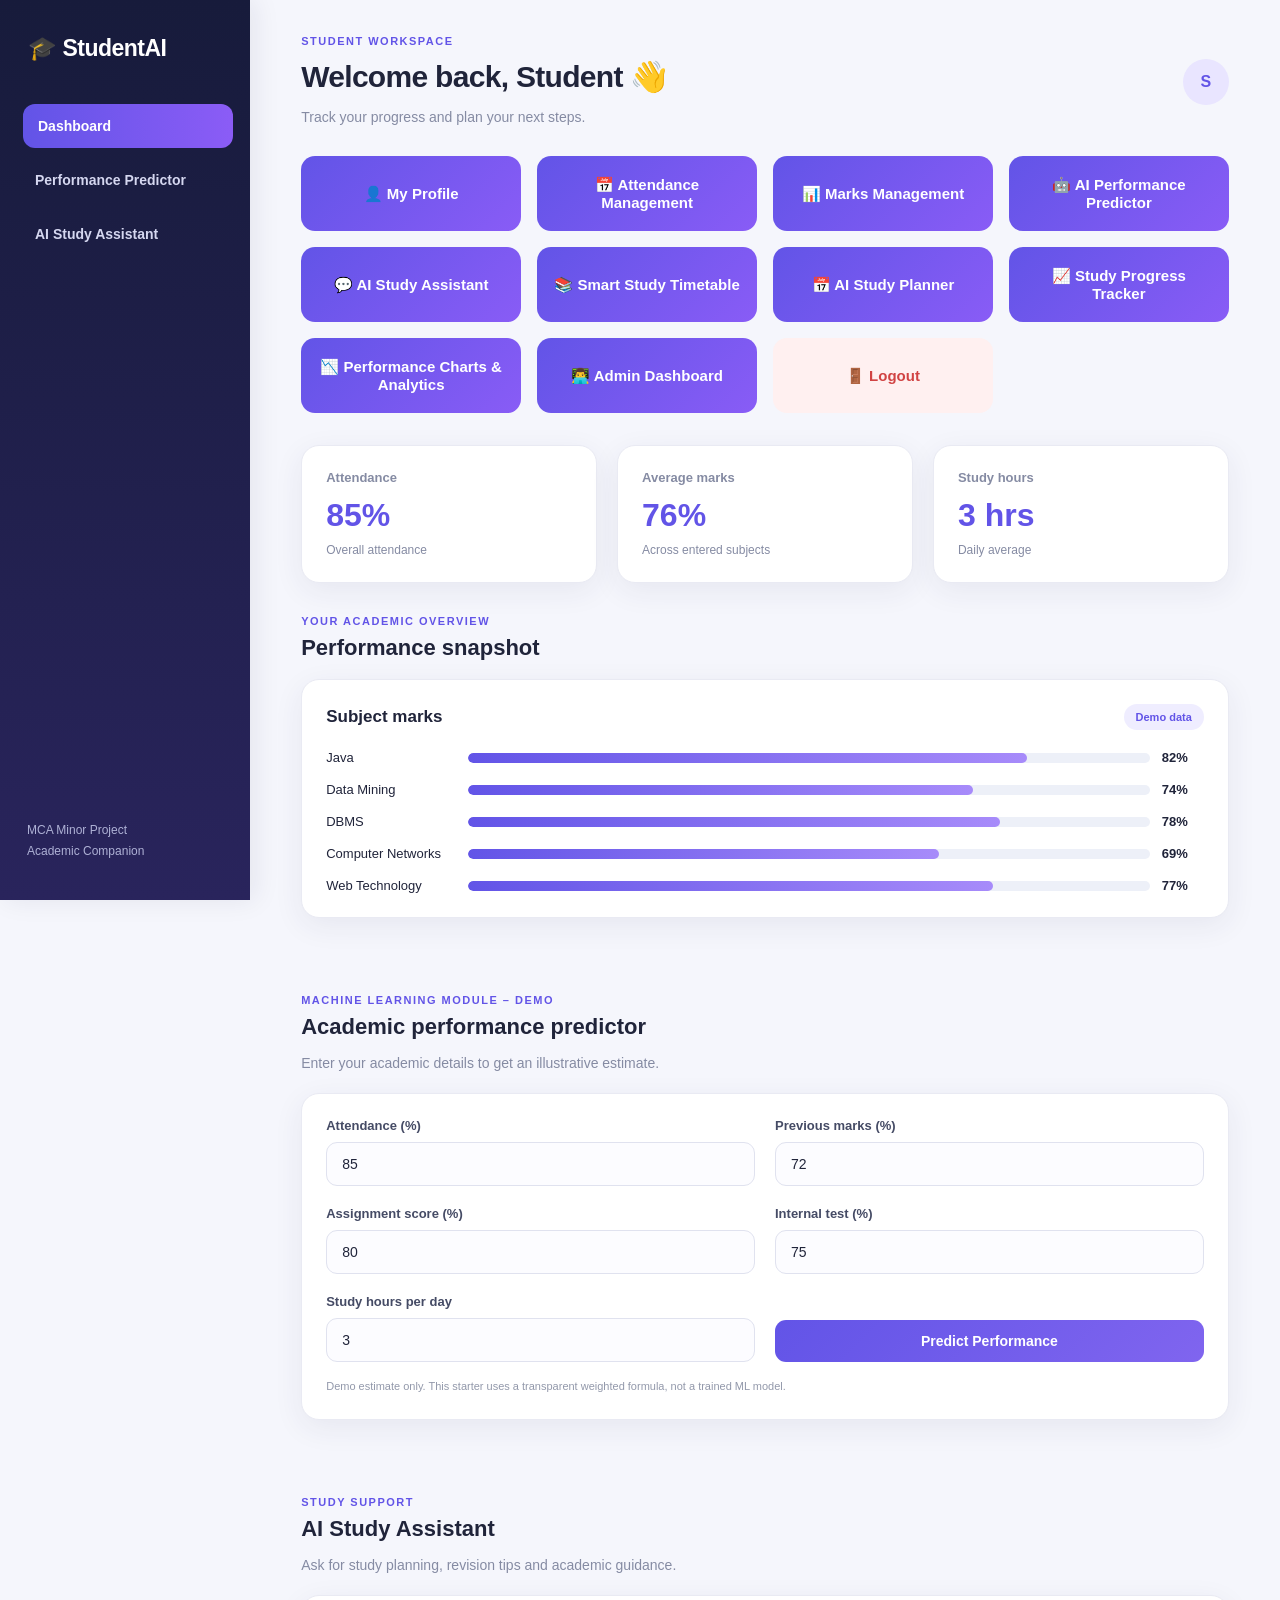
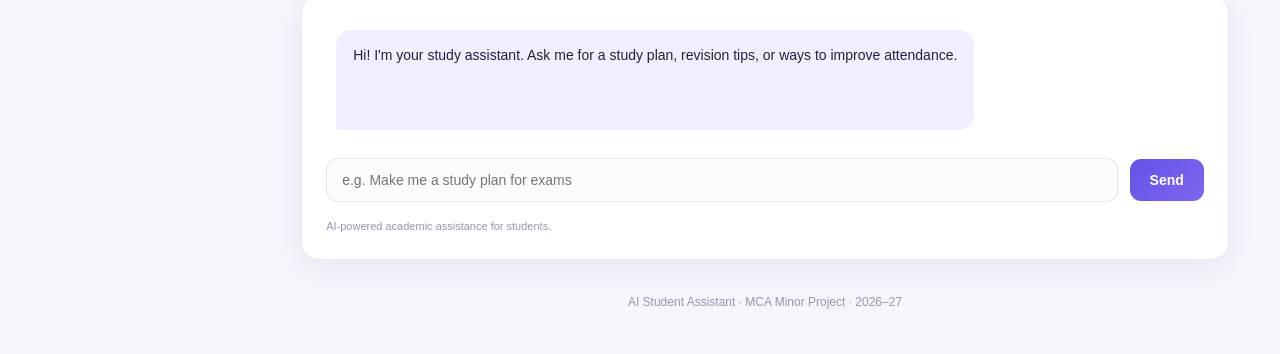
<file: Frontend/index.html>
<!DOCTYPE html>
<html lang="en">
<head>
    <meta charset="UTF-8">
    <meta name="viewport" content="width=device-width, initial-scale=1.0">
    <title>AI Student Assistant | Dashboard</title>
    <link rel="stylesheet" href="style.css">

    <style>
        /* Dashboard layout improvements */
        .dashboard-topbar {
            display: flex;
            justify-content: space-between;
            align-items: center;
            gap: 20px;
            flex-wrap: wrap;
            margin-bottom: 28px;
        }

        .dashboard-topbar h1 {
            max-width: 650px;
            overflow-wrap: anywhere;
            line-height: 1.3;
            margin: 10px 0;
        }

        .quick-actions {
            display: grid;
            grid-template-columns: repeat(4, minmax(0, 1fr));
            gap: 16px;
            margin: 25px 0 32px;
        }

        .quick-actions button {
            width: 100%;
            min-height: 75px;
            padding: 15px;
            border: none;
            border-radius: 14px;
            background: linear-gradient(135deg, #6254e7, #895cf6);
            color: white;
            font-size: 15px;
            font-weight: 600;
            cursor: pointer;
            transition: transform 0.2s, box-shadow 0.2s;
        }

        .quick-actions button:hover {
            transform: translateY(-3px);
            box-shadow: 0 8px 20px rgba(98, 84, 231, 0.25);
        }

        .quick-actions .logout-button {
            background: #fff0f0;
            color: #d14343;
        }

        .section-space {
            margin-top: 40px;
        }

        .dashboard-content {
            min-width: 0;
            width: 100%;
        }

        @media (max-width: 1100px) {
            .quick-actions {
                grid-template-columns: repeat(3, minmax(0, 1fr));
            }
        }

        @media (max-width: 700px) {
            .quick-actions {
                grid-template-columns: repeat(2, minmax(0, 1fr));
            }

            .dashboard-topbar {
                align-items: flex-start;
            }
        }

        @media (max-width: 420px) {
            .quick-actions {
                grid-template-columns: 1fr;
            }
        }
    </style>
</head>

<body>

    <!-- Sidebar -->
    <aside class="sidebar">
        <div class="brand">🎓 StudentAI</div>

        <nav>
            <a class="active" href="#dashboard">Dashboard</a>
            <a href="#predictor">Performance Predictor</a>
            <a href="#assistant">AI Study Assistant</a>
        </nav>

        <p class="side-note">
            MCA Minor Project<br>
            Academic Companion
        </p>
    </aside>

    <!-- Main Content -->
    <main class="main dashboard-content">

        <!-- Welcome Header -->
        <header class="dashboard-topbar topbar">
            <div>
                <p class="eyebrow">STUDENT WORKSPACE</p>
                <h1 id="welcomeHeading">Welcome back, Student 👋</h1>
                <p class="muted">
                    Track your progress and plan your next steps.
                </p>
            </div>

            <div class="avatar">S</div>
        </header>

        <!-- Quick Access Buttons -->
        <section class="quick-actions">

            <button onclick="window.location.href='profile.html'">
                👤 My Profile
            </button>

            <button onclick="window.location.href='attendance.html'">
                📅 Attendance Management
            </button>

            <button onclick="window.location.href='marks.html'">
                📊 Marks Management
            </button>

            <button onclick="window.location.href='predictor.html'">
                🤖 AI Performance Predictor
            </button>

            <button onclick="window.location.href='chatbot.html'">
                💬 AI Study Assistant
            </button>

            <button onclick="window.location.href='timetable.html'">
                📚 Smart Study Timetable
            </button>

            <button onclick="window.location.href='planner.html'">
                📅 AI Study Planner
            </button>

            <button onclick="window.location.href='progress.html'">
                📈 Study Progress Tracker
            </button>

            <button onclick="window.location.href='charts.html'">
                📉 Performance Charts & Analytics
            </button>

            <button onclick="window.location.href='admin.html'">
                👨‍💻 Admin Dashboard
            </button>

            <button id="logoutBtn" class="logout-button">
                🚪 Logout
            </button>

        </section>

        <!-- Dashboard -->
        <section id="dashboard">

            <p id="studentWelcome"></p>

            <div class="stats">

                <article class="stat-card">
                    <span>Attendance</span>
                    <strong id="attendanceStat">85%</strong>
                    <small>Overall attendance</small>
                </article>

                <article class="stat-card">
                    <span>Average marks</span>
                    <strong id="averageStat">76%</strong>
                    <small>Across entered subjects</small>
                </article>

                <article class="stat-card">
                    <span>Study hours</span>
                    <strong id="hoursStat">3 hrs</strong>
                    <small>Daily average</small>
                </article>

            </div>

            <div class="section-heading">
                <div>
                    <p class="eyebrow">YOUR ACADEMIC OVERVIEW</p>
                    <h2>Performance snapshot</h2>
                </div>
            </div>

            <div class="panel">

                <div class="panel-title">
                    <h3>Subject marks</h3>
                    <span class="tag">Demo data</span>
                </div>

                <div id="subjectBars" class="bars"></div>

            </div>

        </section>

        <!-- Performance Predictor -->
        <section id="predictor" class="section-space">

            <div class="section-heading">
                <div>
                    <p class="eyebrow">MACHINE LEARNING MODULE – DEMO</p>
                    <h2>Academic performance predictor</h2>
                    <p class="muted">
                        Enter your academic details to get an illustrative estimate.
                    </p>
                </div>
            </div>

            <div class="panel">

                <form id="predictionForm" class="form-grid">

                    <label>
                        Attendance (%)
                        <input id="attendance" type="number"
                               min="0" max="100" value="85" required>
                    </label>

                    <label>
                        Previous marks (%)
                        <input id="previous" type="number"
                               min="0" max="100" value="72" required>
                    </label>

                    <label>
                        Assignment score (%)
                        <input id="assignment" type="number"
                               min="0" max="100" value="80" required>
                    </label>

                    <label>
                        Internal test (%)
                        <input id="internal" type="number"
                               min="0" max="100" value="75" required>
                    </label>

                    <label>
                        Study hours per day
                        <input id="hours" type="number"
                               min="0" max="16" step="0.5" value="3" required>
                    </label>

                    <div class="form-action">
                        <button type="submit">Predict Performance</button>
                    </div>

                </form>

                <div id="predictionResult"
                     class="result hidden"
                     aria-live="polite"></div>

                <p class="disclaimer">
                    Demo estimate only. This starter uses a transparent
                    weighted formula, not a trained ML model.
                </p>

            </div>

        </section>

        <!-- AI Study Assistant -->
        <section id="assistant" class="section-space">

            <div class="section-heading">
                <div>
                    <p class="eyebrow">STUDY SUPPORT</p>
                    <h2>AI Study Assistant</h2>
                    <p class="muted">
                        Ask for study planning, revision tips and academic guidance.
                    </p>
                </div>
            </div>

            <div class="panel chat-panel">

                <div id="chatMessages" class="chat-messages">

                    <div class="message bot">
                        Hi! I'm your study assistant. Ask me for a study plan,
                        revision tips, or ways to improve attendance.
                    </div>

                </div>

                <form id="chatForm" class="chat-form">

                    <input
                        id="chatInput"
                        type="text"
                        placeholder="e.g. Make me a study plan for exams"
                        required
                    >

                    <button type="submit">Send</button>

                </form>

                <p class="disclaimer">
                    AI-powered academic assistance for students.
                </p>

            </div>

        </section>

        <footer>
            AI Student Assistant · MCA Minor Project · 2026–27
        </footer>

    </main>

    <script src="script.js"></script>

</body>
</html>
</file>
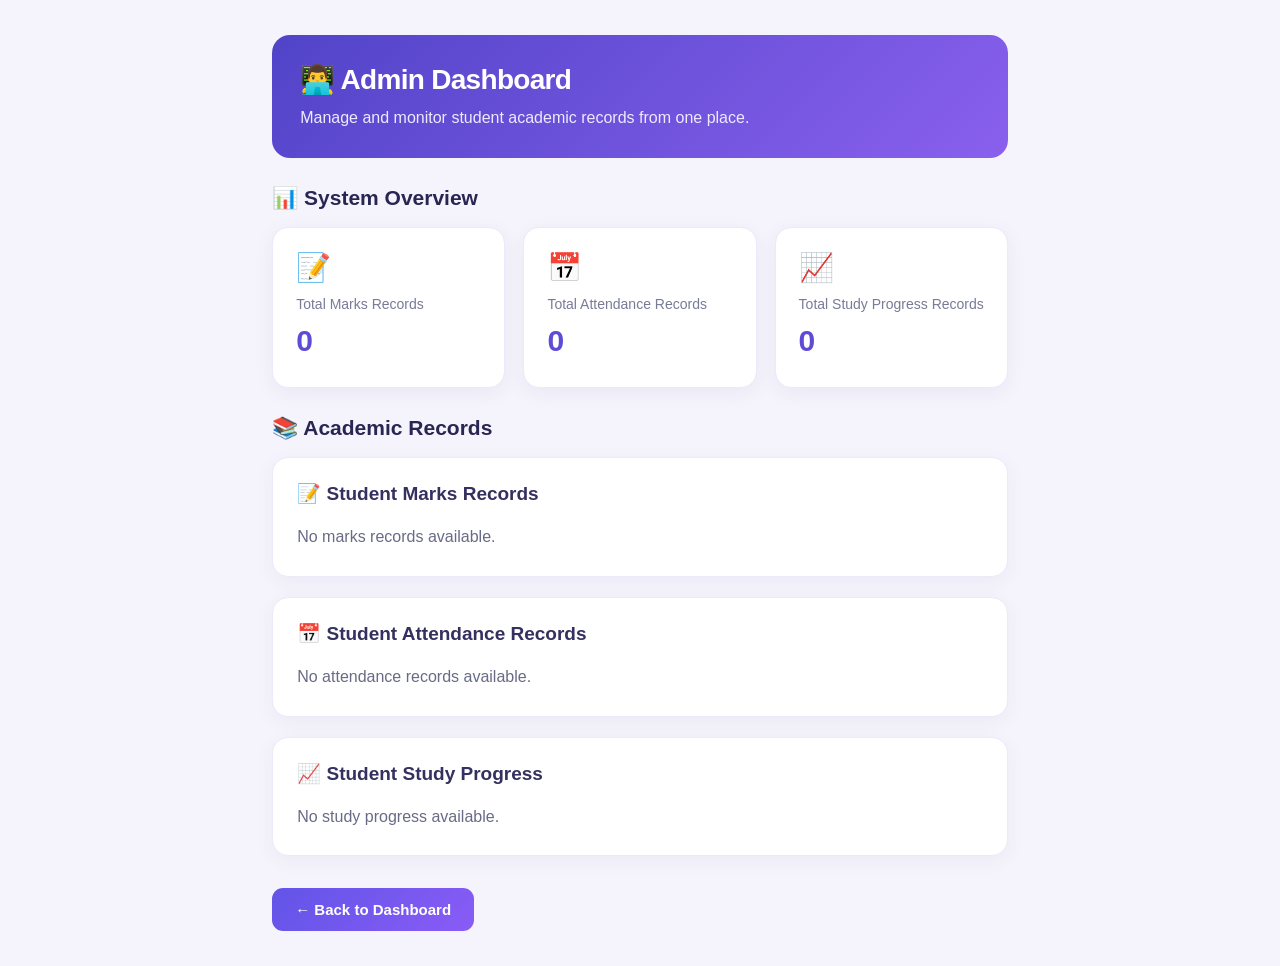
<file: Frontend/admin.html>
<!DOCTYPE html>
<html lang="en">
<head>
    <meta charset="UTF-8">
    <meta name="viewport" content="width=device-width, initial-scale=1.0">
    <title>StudentAI | Admin Dashboard</title>
    <link rel="stylesheet" href="style.css">

    <style>
        * {
            box-sizing: border-box;
        }

        body {
            margin: 0;
            min-height: 100vh;
            padding: 35px 18px;
            background: #f5f4fc;
            color: #25264f;
            font-family: Arial, sans-serif;
        }

        .admin-container {
            max-width: 1100px;
            margin: auto;
        }

        .admin-header {
            padding: 28px;
            border-radius: 18px;
            color: white;
            background: linear-gradient(135deg, #5144c8, #8960ed);
            margin-bottom: 25px;
        }

        .admin-header h1 {
            margin: 0 0 10px;
            font-size: 28px;
        }

        .admin-header p {
            margin: 0;
            color: #eeeaff;
            line-height: 1.5;
        }

        .section-title {
            margin: 28px 0 17px;
            color: #292653;
            font-size: 21px;
        }

        .stats-grid {
            display: grid;
            grid-template-columns: repeat(3, 1fr);
            gap: 18px;
        }

        .stat-card {
            background: white;
            padding: 23px;
            border-radius: 16px;
            box-shadow: 0 5px 20px rgba(50, 40, 100, .06);
            border: 1px solid #ece9f8;
        }

        .stat-card .stat-icon {
            font-size: 28px;
            margin-bottom: 12px;
        }

        .stat-card p {
            color: #777b96;
            margin: 0 0 10px;
            font-size: 14px;
        }

        .stat-card strong {
            font-size: 30px;
            color: #5e4bd6;
        }

        .records-card {
            background: white;
            padding: 24px;
            border-radius: 16px;
            margin-bottom: 20px;
            border: 1px solid #ece9f8;
            box-shadow: 0 5px 20px rgba(50, 40, 100, .05);
            overflow-x: auto;
        }

        .records-card h2 {
            margin: 0 0 18px;
            color: #34305f;
            font-size: 19px;
        }

        .records-card div {
            color: #686b85;
            line-height: 1.8;
            overflow-wrap: anywhere;
        }

        .back-btn {
            display: inline-block;
            margin-top: 12px;
            padding: 13px 23px;
            background: linear-gradient(135deg, #6254e7, #895cf6);
            color: white;
            border: none;
            border-radius: 11px;
            font-size: 15px;
            font-weight: 600;
            cursor: pointer;
        }

        .back-btn:hover {
            opacity: .9;
        }

        @media(max-width: 650px) {
            .stats-grid {
                grid-template-columns: 1fr;
            }

            .admin-header {
                padding: 22px;
            }

            .admin-header h1 {
                font-size: 23px;
            }

            .records-card {
                padding: 18px;
            }
        }
    </style>
</head>

<body>

    <main class="admin-container">

        <header class="admin-header">
            <h1>👨‍💻 Admin Dashboard</h1>
            <p>Manage and monitor student academic records from one place.</p>
        </header>

        <h2 class="section-title">📊 System Overview</h2>

        <section class="stats-grid">

            <div class="stat-card">
                <div class="stat-icon">📝</div>
                <p>Total Marks Records</p>
                <strong id="totalMarks">0</strong>
            </div>

            <div class="stat-card">
                <div class="stat-icon">📅</div>
                <p>Total Attendance Records</p>
                <strong id="totalAttendance">0</strong>
            </div>

            <div class="stat-card">
                <div class="stat-icon">📈</div>
                <p>Total Study Progress Records</p>
                <strong id="totalProgress">0</strong>
            </div>

        </section>

        <h2 class="section-title">📚 Academic Records</h2>

        <section class="records-card">
            <h2>📝 Student Marks Records</h2>
            <div id="marksList">
                No marks records available.
            </div>
        </section>

        <section class="records-card">
            <h2>📅 Student Attendance Records</h2>
            <div id="attendanceList">
                No attendance records available.
            </div>
        </section>

        <section class="records-card">
            <h2>📈 Student Study Progress</h2>
            <div id="progressList">
                No study progress available.
            </div>
        </section>

        <button class="back-btn"
                onclick="window.location.href='index.html'">
            ← Back to Dashboard
        </button>

    </main>

    <script src="admin.js"></script>

</body>
</html>
</file>
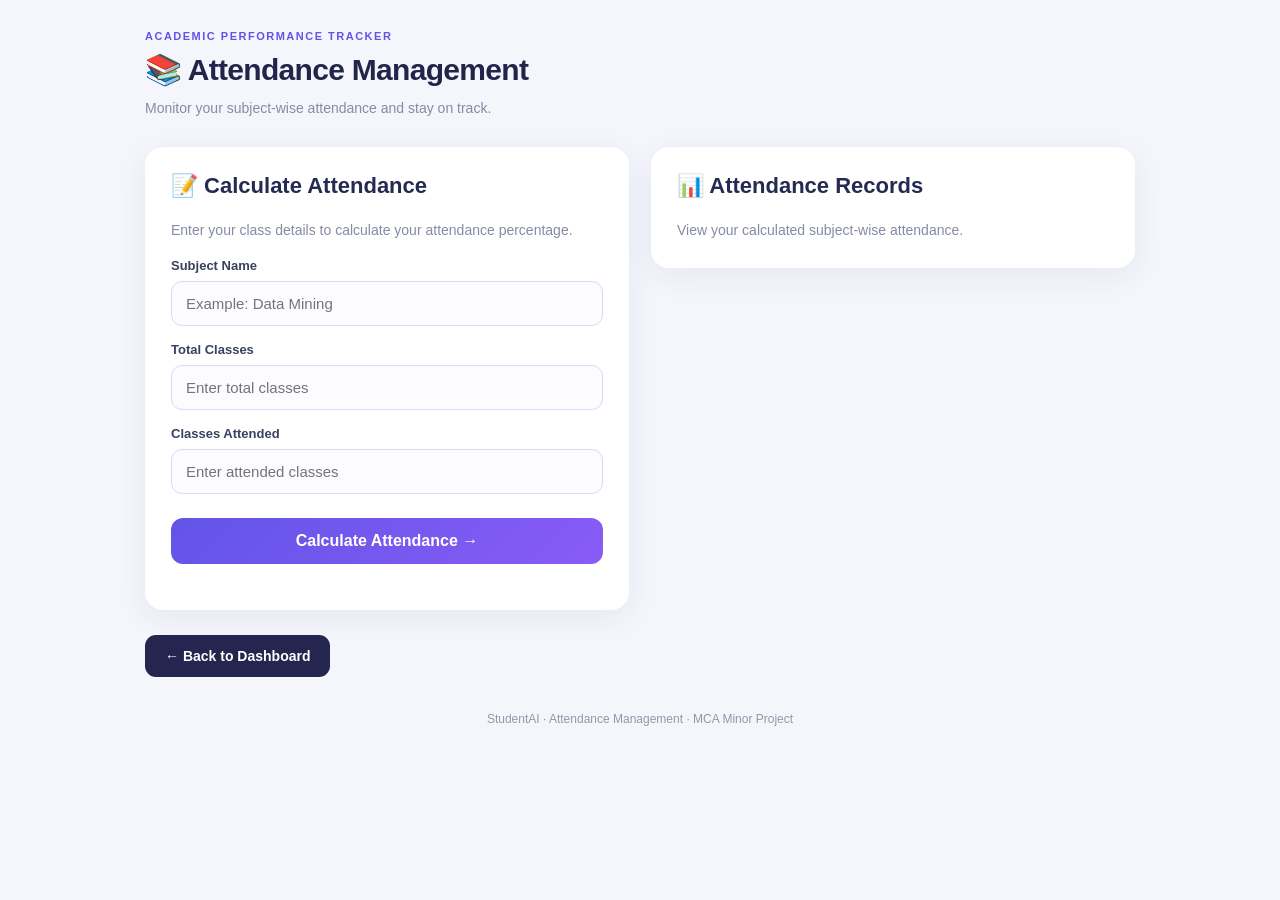
<file: Frontend/attendance.html>
<!DOCTYPE html>
<html lang="en">
<head>
    <meta charset="UTF-8">
    <meta name="viewport" content="width=device-width, initial-scale=1.0">
    <title>Attendance Management | StudentAI</title>
    <link rel="stylesheet" href="style.css">

    <style>
        .attendance-page {
            max-width: 1050px;
            margin: 30px auto;
            padding: 0 20px;
        }

        .attendance-header {
            margin-bottom: 28px;
        }

        .attendance-header h1 {
            color: #20264a;
            margin: 10px 0;
        }

        .attendance-layout {
            display: grid;
            grid-template-columns: 1fr 1fr;
            gap: 22px;
            align-items: start;
        }

        .attendance-card {
            background: white;
            padding: 26px;
            border-radius: 18px;
            box-shadow: 0 8px 30px rgba(35, 40, 90, 0.07);
            min-width: 0;
        }

        .attendance-card h2 {
            color: #252b50;
            margin-top: 0;
            margin-bottom: 20px;
        }

        #attendanceForm label {
            display: block;
            font-weight: 600;
            margin: 16px 0 8px;
            color: #39415f;
        }

        #attendanceForm input {
            width: 100%;
            box-sizing: border-box;
            padding: 13px 14px;
            border: 1px solid #ddd9f5;
            border-radius: 11px;
            outline: none;
            font-size: 15px;
            background: #fcfbff;
        }

        #attendanceForm input:focus {
            border-color: #7056ed;
            box-shadow: 0 0 0 3px rgba(112, 86, 237, 0.12);
        }

        #attendanceForm button {
            width: 100%;
            margin-top: 24px;
            padding: 14px;
            border: none;
            border-radius: 12px;
            background: linear-gradient(135deg, #6254e7, #895cf6);
            color: white;
            font-size: 16px;
            font-weight: 600;
            cursor: pointer;
        }

        #attendanceResult {
            margin-top: 20px;
            overflow-wrap: anywhere;
        }

        #attendanceRecords {
            display: flex;
            flex-direction: column;
            gap: 12px;
            overflow-wrap: anywhere;
        }

        #attendanceRecords:empty {
            display: block;
        }

        .back-button {
            margin-top: 25px;
            background: #25264f;
        }

        @media (max-width: 750px) {
            .attendance-layout {
                grid-template-columns: 1fr;
            }
        }
    </style>
</head>

<body>

    <main class="main attendance-page">

        <!-- Page Header -->
        <header class="attendance-header">
            <p class="eyebrow">ACADEMIC PERFORMANCE TRACKER</p>

            <h1>📚 Attendance Management</h1>

            <p class="muted">
                Monitor your subject-wise attendance and stay on track.
            </p>
        </header>

        <section class="attendance-layout">

            <!-- Attendance Calculator -->
            <div class="attendance-card">

                <h2>📝 Calculate Attendance</h2>

                <p class="muted">
                    Enter your class details to calculate your attendance percentage.
                </p>

                <form id="attendanceForm">

                    <label for="subjectName">Subject Name</label>

                    <input
                        type="text"
                        id="subjectName"
                        placeholder="Example: Data Mining"
                        required
                    >

                    <label for="totalClasses">Total Classes</label>

                    <input
                        type="number"
                        id="totalClasses"
                        min="1"
                        placeholder="Enter total classes"
                        required
                    >

                    <label for="attendedClasses">Classes Attended</label>

                    <input
                        type="number"
                        id="attendedClasses"
                        min="0"
                        placeholder="Enter attended classes"
                        required
                    >

                    <button type="submit">
                        Calculate Attendance →
                    </button>

                </form>

                <div id="attendanceResult" aria-live="polite"></div>

            </div>

            <!-- Attendance Records -->
            <div class="attendance-card">

                <h2>📊 Attendance Records</h2>

                <p class="muted">
                    View your calculated subject-wise attendance.
                </p>

                <div id="attendanceRecords">
                    <p class="muted">
                        Your attendance records will appear here.
                    </p>
                </div>

            </div>

        </section>

        <button
            type="button"
            class="back-button"
            onclick="window.location.href='index.html'"
        >
            ← Back to Dashboard
        </button>

        <footer>
            StudentAI · Attendance Management · MCA Minor Project
        </footer>

    </main>

    <script src="attendance.js"></script>

</body>
</html>
</file>
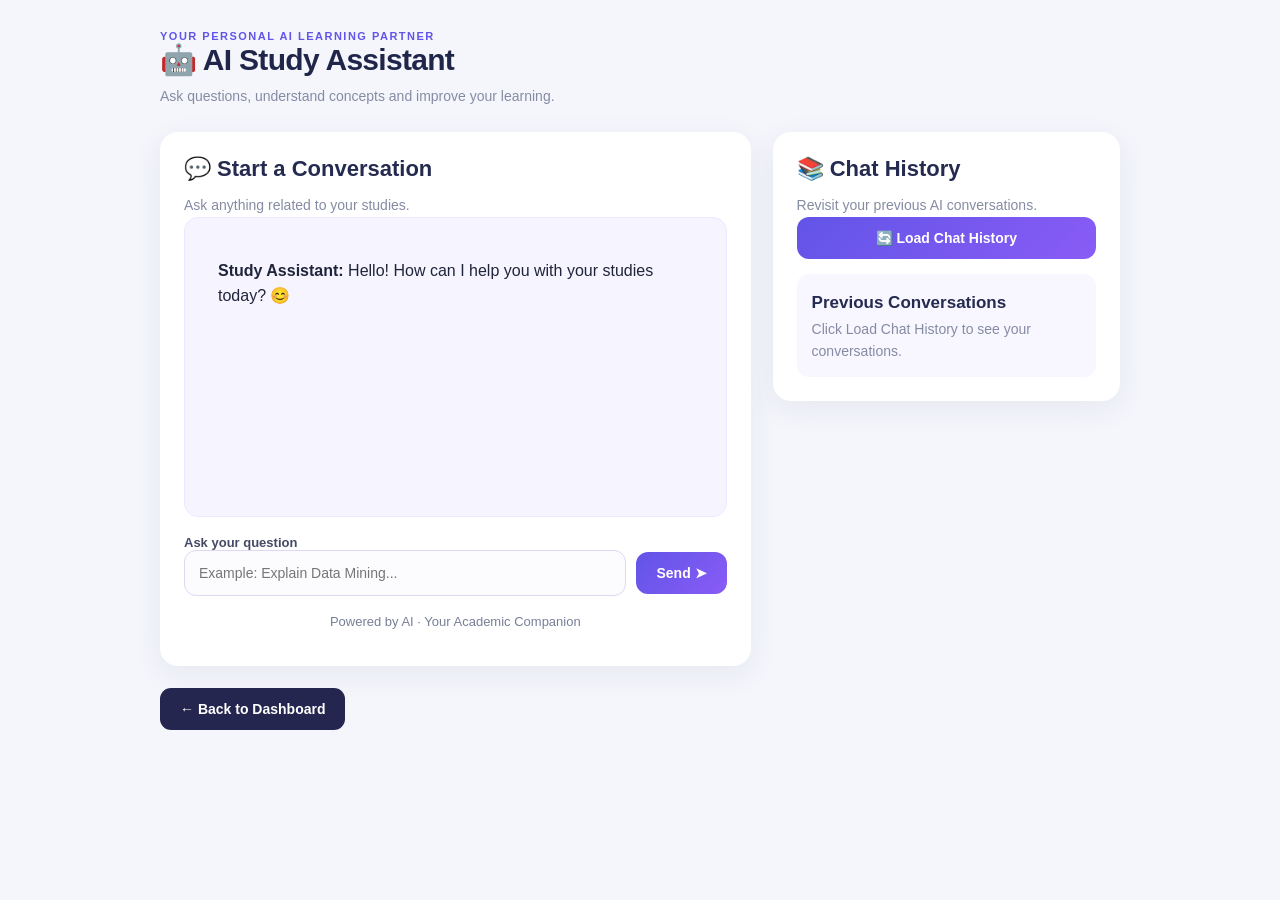
<file: Frontend/chatbot.html>
<!DOCTYPE html>
<html lang="en">
<head>
    <meta charset="UTF-8">
    <meta name="viewport" content="width=device-width, initial-scale=1.0">
    <title>AI Study Assistant</title>
    <link rel="stylesheet" href="style.css">

    <style>
        .chat-page {
            max-width: 1000px;
            margin: 30px auto;
            padding: 0 20px;
        }

        .chat-header {
            display: flex;
            justify-content: space-between;
            align-items: center;
            flex-wrap: wrap;
            gap: 15px;
            margin-bottom: 25px;
        }

        .chat-header h1 {
            margin: 0 0 8px;
            color: #20264a;
        }

        .chat-header p {
            margin: 0;
        }

        .chat-layout {
            display: grid;
            grid-template-columns: 1.7fr 1fr;
            gap: 22px;
            align-items: start;
        }

        .chat-card, .history-card {
            background: white;
            padding: 24px;
            border-radius: 18px;
            box-shadow: 0 8px 30px rgba(35, 40, 90, 0.07);
            min-width: 0;
        }

        .chat-card h2, .history-card h2 {
            margin-top: 0;
            color: #252b50;
        }

        #chatMessages {
            min-height: 300px;
            max-height: 450px;
            overflow-y: auto;
            padding: 18px;
            background: #f6f5ff;
            border: 1px solid #ebe8ff;
            border-radius: 14px;
            margin-bottom: 18px;
            overflow-wrap: anywhere;
        }

        #chatMessages p {
            padding: 12px 15px;
            margin: 10px 0;
            border-radius: 12px;
            line-height: 1.6;
        }

        #chatMessages .message {
            padding: 12px 15px;
            margin: 10px 0;
            border-radius: 12px;
            line-height: 1.6;
        }

        .chat-input-area {
            display: flex;
            gap: 10px;
            align-items: center;
        }

        .chat-input-area input {
            flex: 1;
            min-width: 0;
            padding: 14px;
            border: 1px solid #ddd9f5;
            border-radius: 12px;
            outline: none;
        }

        .chat-input-area input:focus {
            border-color: #7056ed;
            box-shadow: 0 0 0 3px rgba(112, 86, 237, 0.12);
        }

        .chat-input-area button, .history-button {
            border: none;
            border-radius: 12px;
            padding: 13px 20px;
            background: linear-gradient(135deg, #6254e7, #895cf6);
            color: white;
            font-weight: 600;
            cursor: pointer;
        }

        .history-button {
            width: 100%;
            margin-bottom: 15px;
        }

        #chatHistory {
            max-height: 480px;
            overflow-y: auto;
            background: #f8f7ff;
            border-radius: 12px;
            padding: 15px;
            overflow-wrap: anywhere;
        }

        #chatHistory h3 {
            margin-top: 0;
            color: #252b50;
        }

        #chatHistory p, #chatHistory div {
            line-height: 1.6;
        }

        .chat-footer {
            margin-top: 18px;
            color: #777f96;
            font-size: 13px;
            text-align: center;
        }

        .back-button {
            margin-top: 22px;
            background: #25264f;
        }

        @media (max-width: 750px) {
            .chat-layout {
                grid-template-columns: 1fr;
            }

            #chatMessages {
                min-height: 250px;
            }
        }

        @media (max-width: 450px) {
            .chat-input-area {
                flex-direction: column;
            }

            .chat-input-area input,
            .chat-input-area button {
                width: 100%;
                box-sizing: border-box;
            }
        }
    </style>
</head>

<body>

    <main class="main chat-page">

        <!-- Header -->
        <header class="chat-header">
            <div>
                <p class="eyebrow">YOUR PERSONAL AI LEARNING PARTNER</p>
                <h1>🤖 AI Study Assistant</h1>
                <p class="muted">
                    Ask questions, understand concepts and improve your learning.
                </p>
            </div>
        </header>

        <!-- Chat and History -->
        <section class="chat-layout">

            <!-- Chat Window -->
            <div class="chat-card">

                <h2>💬 Start a Conversation</h2>

                <p class="muted">
                    Ask anything related to your studies.
                </p>

                <div id="chatMessages" class="chat-messages">
                    <p>
                        <strong>Study Assistant:</strong>
                        Hello! How can I help you with your studies today? 😊
                    </p>
                </div>

                <form id="chatForm">

                    <label for="userQuestion">Ask your question</label>

                    <div class="chat-input-area">

                        <input
                            type="text"
                            id="userQuestion"
                            placeholder="Example: Explain Data Mining..."
                            required
                        >

                        <button type="submit">Send ➤</button>

                    </div>

                </form>

                <p class="chat-footer">
                    Powered by AI · Your Academic Companion
                </p>

            </div>

            <!-- Previous Conversations -->
            <aside class="history-card">

                <h2>📚 Chat History</h2>

                <p class="muted">
                    Revisit your previous AI conversations.
                </p>

                <button
                    type="button"
                    id="loadHistoryBtn"
                    class="history-button"
                >
                    🔄 Load Chat History
                </button>

                <div id="chatHistory">
                    <h3>Previous Conversations</h3>
                    <p class="muted">
                        Click Load Chat History to see your conversations.
                    </p>
                </div>

            </aside>

        </section>

        <!-- Back Button -->
        <button
            type="button"
            class="back-button"
            onclick="window.location.href='index.html'"
        >
            ← Back to Dashboard
        </button>

    </main>

    <script src="chatbot.js"></script>

</body>
</html>
</file>
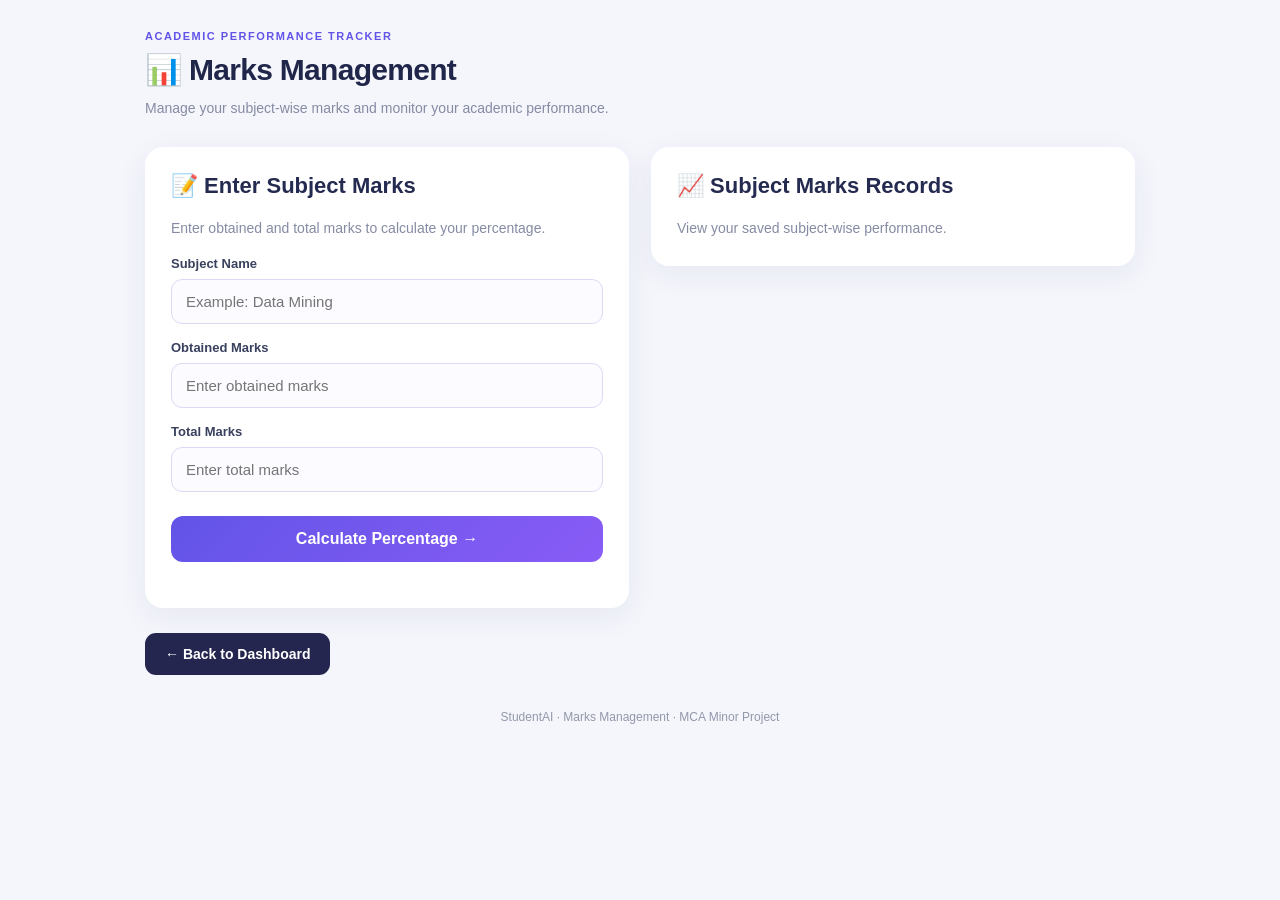
<file: Frontend/marks.html>
<!DOCTYPE html>
<html lang="en">
<head>
    <meta charset="UTF-8">
    <meta name="viewport" content="width=device-width, initial-scale=1.0">
    <title>Marks Management | StudentAI</title>
    <link rel="stylesheet" href="style.css">

    <style>
        .marks-page {
            max-width: 1050px;
            margin: 30px auto;
            padding: 0 20px;
        }

        .marks-header {
            margin-bottom: 28px;
        }

        .marks-header h1 {
            color: #20264a;
            margin: 10px 0;
        }

        .marks-layout {
            display: grid;
            grid-template-columns: 1fr 1fr;
            gap: 22px;
            align-items: start;
        }

        .marks-card {
            background: white;
            padding: 26px;
            border-radius: 18px;
            box-shadow: 0 8px 30px rgba(35, 40, 90, 0.07);
            min-width: 0;
        }

        .marks-card h2 {
            color: #252b50;
            margin-top: 0;
            margin-bottom: 18px;
        }

        #marksForm label {
            display: block;
            font-weight: 600;
            margin: 16px 0 8px;
            color: #39415f;
        }

        #marksForm input {
            width: 100%;
            box-sizing: border-box;
            padding: 13px 14px;
            border: 1px solid #ddd9f5;
            border-radius: 11px;
            outline: none;
            font-size: 15px;
            background: #fcfbff;
        }

        #marksForm input:focus {
            border-color: #7056ed;
            box-shadow: 0 0 0 3px rgba(112, 86, 237, 0.12);
        }

        #marksForm button {
            width: 100%;
            margin-top: 24px;
            padding: 14px;
            border: none;
            border-radius: 12px;
            background: linear-gradient(135deg, #6254e7, #895cf6);
            color: white;
            font-size: 16px;
            font-weight: 600;
            cursor: pointer;
        }

        #marksResult {
            margin-top: 20px;
            overflow-wrap: anywhere;
        }

        #marksRecords {
            display: flex;
            flex-direction: column;
            gap: 12px;
            overflow-wrap: anywhere;
        }

        .back-button {
            margin-top: 25px;
            background: #25264f;
        }

        @media (max-width: 750px) {
            .marks-layout {
                grid-template-columns: 1fr;
            }
        }
    </style>
</head>

<body>

    <main class="main marks-page">

        <!-- Page Header -->
        <header class="marks-header">
            <p class="eyebrow">ACADEMIC PERFORMANCE TRACKER</p>

            <h1>📊 Marks Management</h1>

            <p class="muted">
                Manage your subject-wise marks and monitor your academic performance.
            </p>
        </header>

        <section class="marks-layout">

            <!-- Marks Entry -->
            <div class="marks-card">

                <h2>📝 Enter Subject Marks</h2>

                <p class="muted">
                    Enter obtained and total marks to calculate your percentage.
                </p>

                <form id="marksForm">

                    <label for="subjectName">Subject Name</label>

                    <input
                        type="text"
                        id="subjectName"
                        placeholder="Example: Data Mining"
                        required
                    >

                    <label for="obtainedMarks">Obtained Marks</label>

                    <input
                        type="number"
                        id="obtainedMarks"
                        min="0"
                        placeholder="Enter obtained marks"
                        required
                    >

                    <label for="totalMarks">Total Marks</label>

                    <input
                        type="number"
                        id="totalMarks"
                        min="1"
                        placeholder="Enter total marks"
                        required
                    >

                    <button type="submit">
                        Calculate Percentage →
                    </button>

                </form>

                <div id="marksResult" aria-live="polite"></div>

            </div>

            <!-- Marks Records -->
            <div class="marks-card">

                <h2>📈 Subject Marks Records</h2>

                <p class="muted">
                    View your saved subject-wise performance.
                </p>

                <div id="marksRecords">
                    <p class="muted">
                        Your marks records will appear here.
                    </p>
                </div>

            </div>

        </section>

        <button
            type="button"
            class="back-button"
            onclick="window.location.href='index.html'"
        >
            ← Back to Dashboard
        </button>

        <footer>
            StudentAI · Marks Management · MCA Minor Project
        </footer>

    </main>

    <script src="marks.js"></script>

</body>
</html>
</file>
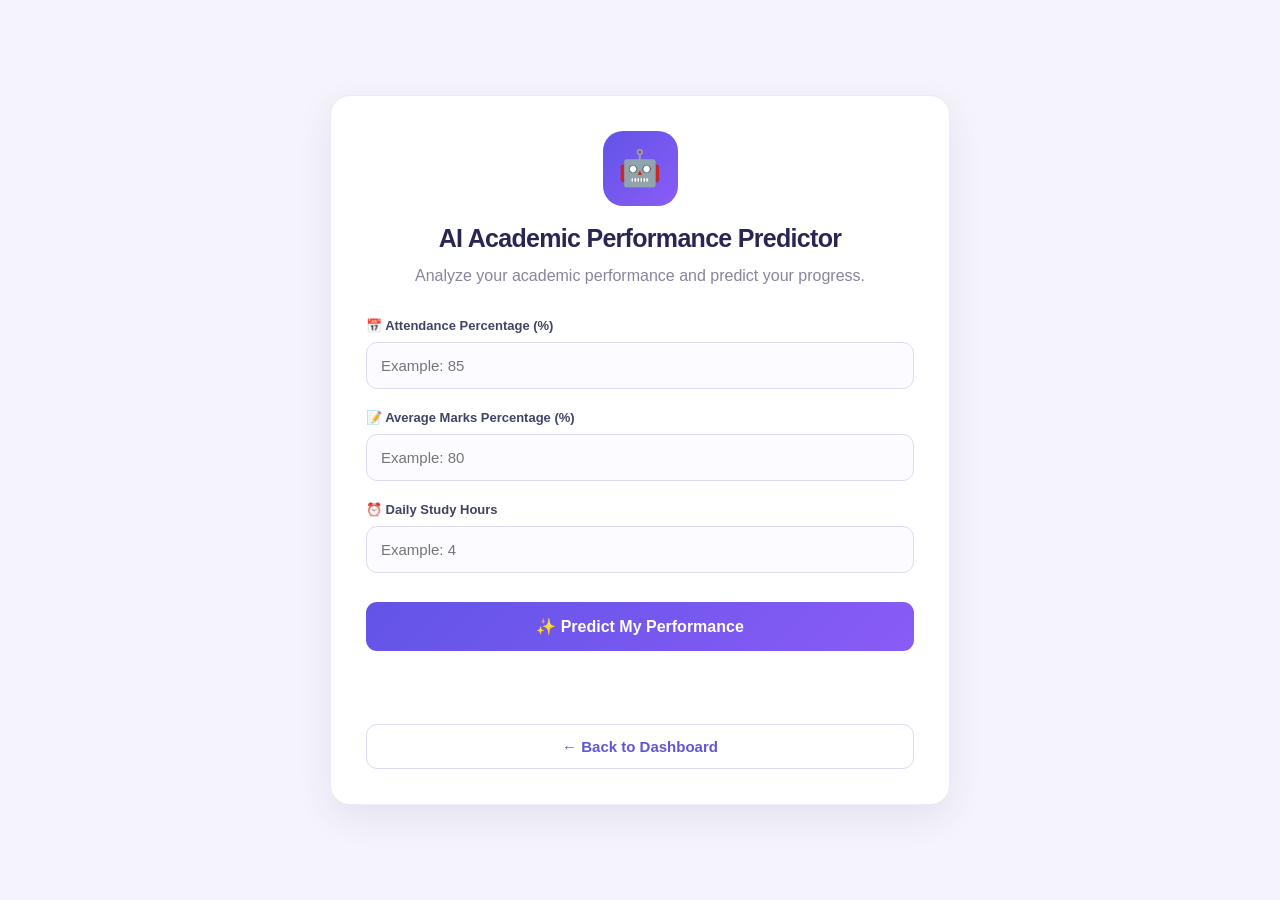
<file: Frontend/predictor.html>
<!DOCTYPE html>
<html lang="en">
<head>
    <meta charset="UTF-8">
    <meta name="viewport" content="width=device-width, initial-scale=1.0">
    <title>StudentAI | Performance Predictor</title>
    <link rel="stylesheet" href="style.css">

    <style>
        * {
            box-sizing: border-box;
        }

        body {
            margin: 0;
            min-height: 100vh;
            padding: 35px 15px;
            display: flex;
            justify-content: center;
            align-items: center;
            background: #f5f4fc;
            color: #292653;
            font-family: Arial, sans-serif;
        }

        .predictor-container {
            width: 100%;
            max-width: 620px;
            background: white;
            padding: 35px;
            border-radius: 20px;
            box-shadow: 0 12px 35px rgba(50, 40, 100, .09);
            border: 1px solid #ece9f8;
        }

        .predictor-header {
            text-align: center;
            margin-bottom: 30px;
        }

        .predictor-icon {
            width: 75px;
            height: 75px;
            display: flex;
            align-items: center;
            justify-content: center;
            margin: 0 auto 18px;
            border-radius: 20px;
            background: linear-gradient(135deg, #6254e7, #895cf6);
            font-size: 35px;
        }

        .predictor-header h1 {
            font-size: 25px;
            margin: 0 0 10px;
            color: #292653;
        }

        .predictor-header p {
            color: #85859c;
            line-height: 1.6;
            margin: 0;
        }

        .form-group {
            margin-bottom: 21px;
        }

        .form-group label {
            display: block;
            margin-bottom: 9px;
            color: #414365;
            font-weight: 600;
        }

        .form-group input {
            width: 100%;
            padding: 14px;
            border: 1px solid #dedaf3;
            border-radius: 11px;
            background: #fcfbff;
            font-size: 15px;
            outline: none;
        }

        .form-group input:focus {
            border-color: #7056ed;
            box-shadow: 0 0 0 3px rgba(112, 86, 237, .12);
        }

        .predict-btn {
            width: 100%;
            padding: 15px;
            margin-top: 8px;
            border: none;
            border-radius: 11px;
            background: linear-gradient(135deg, #6254e7, #895cf6);
            color: white;
            font-size: 16px;
            font-weight: 600;
            cursor: pointer;
        }

        .predict-btn:hover {
            opacity: .92;
        }

        #predictionResult {
            margin-top: 25px;
            padding: 15px;
            border-radius: 12px;
            line-height: 1.7;
            overflow-wrap: anywhere;
        }

        .back-btn {
            display: block;
            width: 100%;
            padding: 13px;
            margin-top: 18px;
            border: 1px solid #dedaf3;
            border-radius: 11px;
            background: white;
            color: #6254d9;
            font-size: 15px;
            font-weight: 600;
            cursor: pointer;
        }

        .back-btn:hover {
            background: #f5f2ff;
        }

        @media(max-width: 500px) {
            .predictor-container {
                padding: 25px 20px;
            }

            .predictor-header h1 {
                font-size: 21px;
            }
        }
    </style>
</head>

<body>

    <main class="predictor-container">

        <header class="predictor-header">
            <div class="predictor-icon">🤖</div>
            <h1>AI Academic Performance Predictor</h1>
            <p>Analyze your academic performance and predict your progress.</p>
        </header>

        <form id="predictorForm">

            <div class="form-group">
                <label for="attendance">📅 Attendance Percentage (%)</label>
                <input
                    type="number"
                    id="attendance"
                    min="0"
                    max="100"
                    step="0.1"
                    placeholder="Example: 85"
                    required
                >
            </div>

            <div class="form-group">
                <label for="marks">📝 Average Marks Percentage (%)</label>
                <input
                    type="number"
                    id="marks"
                    min="0"
                    max="100"
                    step="0.1"
                    placeholder="Example: 80"
                    required
                >
            </div>

            <div class="form-group">
                <label for="studyHours">⏰ Daily Study Hours</label>
                <input
                    type="number"
                    id="studyHours"
                    min="0"
                    max="24"
                    step="0.5"
                    placeholder="Example: 4"
                    required
                >
            </div>

            <button type="submit" class="predict-btn">
                ✨ Predict My Performance
            </button>

        </form>

        <div id="predictionResult"></div>

        <button class="back-btn"
                onclick="window.location.href='index.html'">
            ← Back to Dashboard
        </button>

    </main>

    <script src="predictor.js"></script>

</body>
</html>
</file>
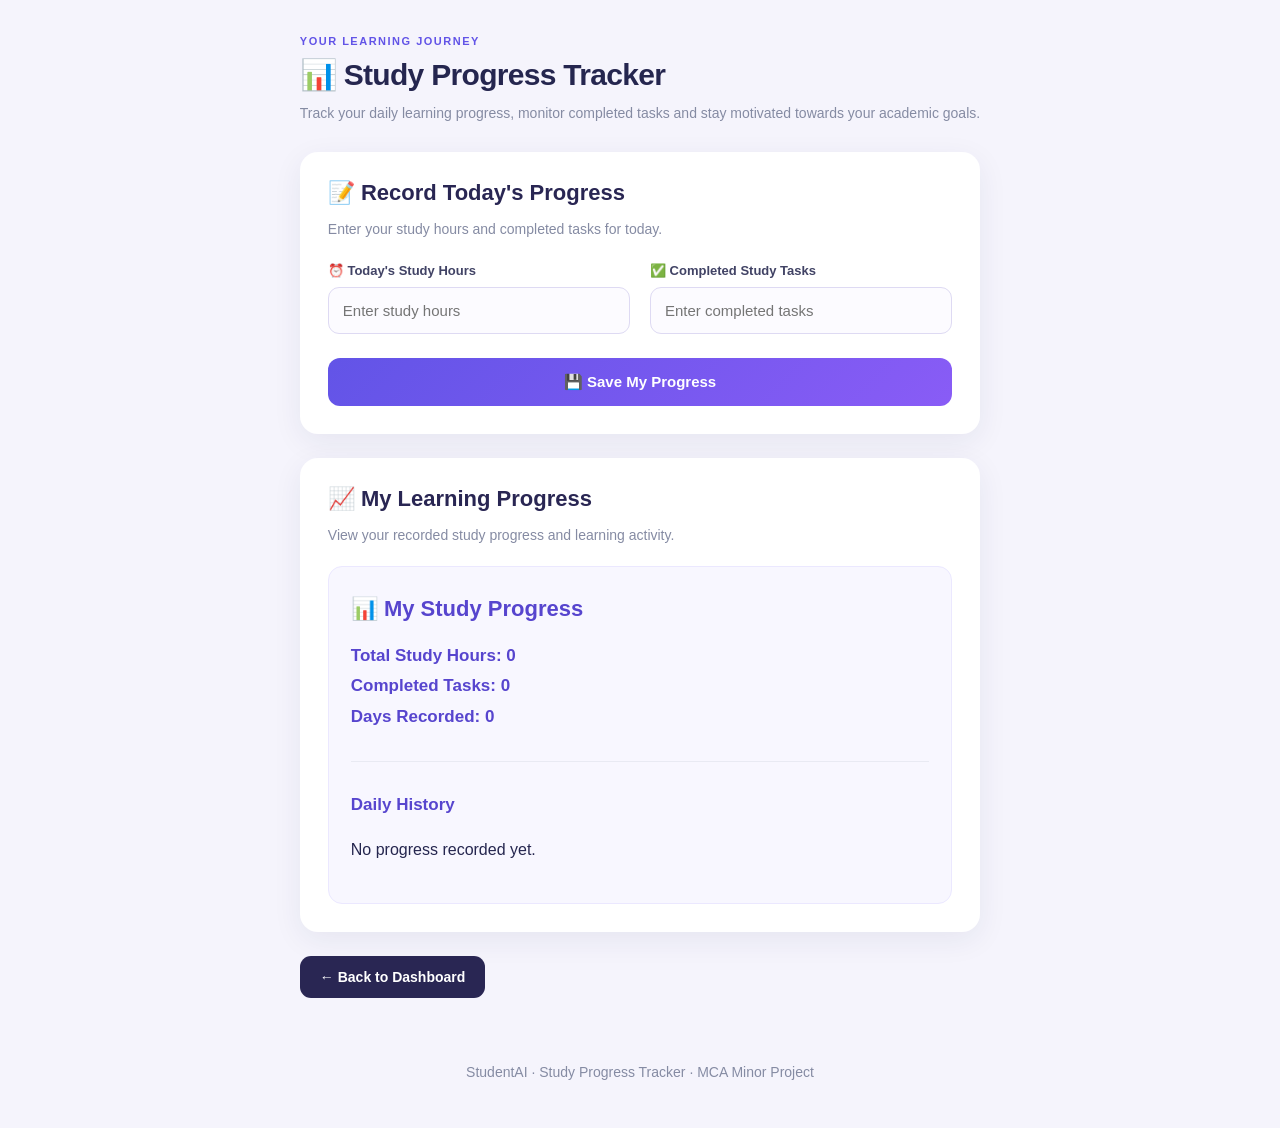
<file: Frontend/progress.html>
<!DOCTYPE html>
<html lang="en">
<head>
    <meta charset="UTF-8">
    <meta name="viewport" content="width=device-width, initial-scale=1.0">
    <title>Study Progress Tracker | StudentAI</title>
    <link rel="stylesheet" href="style.css">

    <style>
        * {
            box-sizing: border-box;
        }

        body {
            background: #f5f4fc;
            color: #25264f;
        }

        .progress-page {
            max-width: 1000px;
            margin: 35px auto;
            padding: 0 20px;
        }

        .progress-header {
            margin-bottom: 28px;
        }

        .progress-header h1 {
            color: #25264f;
            margin: 10px 0;
        }

        .progress-card {
            background: white;
            padding: 28px;
            border-radius: 18px;
            box-shadow: 0 8px 30px rgba(35, 40, 90, 0.07);
            margin-bottom: 24px;
            min-width: 0;
        }

        .progress-card h2 {
            color: #292653;
            margin-top: 0;
        }

        .progress-card label {
            display: block;
            font-weight: 600;
            color: #414365;
            margin-bottom: 9px;
        }

        .progress-card input {
            width: 100%;
            padding: 14px;
            border: 1px solid #dedaf3;
            border-radius: 11px;
            background: #fcfbff;
            font-size: 15px;
            outline: none;
        }

        .progress-card input:focus {
            border-color: #7056ed;
            box-shadow: 0 0 0 3px rgba(112, 86, 237, 0.12);
        }

        .progress-form-grid {
            display: grid;
            grid-template-columns: repeat(2, minmax(0, 1fr));
            gap: 20px;
            margin-top: 22px;
        }

        .progress-primary-btn {
            width: 100%;
            border: none;
            border-radius: 12px;
            padding: 15px 20px;
            background: linear-gradient(135deg, #6254e7, #895cf6);
            color: white;
            font-size: 15px;
            font-weight: 600;
            cursor: pointer;
            margin-top: 24px;
        }

        .progress-primary-btn:hover {
            opacity: 0.92;
        }

        #progressResult {
            margin-top: 20px;
            padding: 22px;
            border-radius: 14px;
            background: #f8f7ff;
            border: 1px solid #ebe8ff;
            line-height: 1.8;
            overflow-wrap: anywhere;
        }

        #progressResult h2,
        #progressResult h3 {
            color: #5745ce;
        }

        .progress-back {
            border: none;
            border-radius: 11px;
            padding: 13px 20px;
            background: #292653;
            color: white;
            font-weight: 600;
            cursor: pointer;
            margin-bottom: 28px;
        }

        @media(max-width: 650px) {
            .progress-form-grid {
                grid-template-columns: 1fr;
            }

            .progress-card {
                padding: 19px;
            }
        }
    </style>
</head>

<body>

    <main class="progress-page">

        <header class="progress-header">
            <p class="eyebrow">YOUR LEARNING JOURNEY</p>

            <h1>📊 Study Progress Tracker</h1>

            <p class="muted">
                Track your daily learning progress, monitor completed
                tasks and stay motivated towards your academic goals.
            </p>
        </header>

        <section class="progress-card">

            <h2>📝 Record Today's Progress</h2>

            <p class="muted">
                Enter your study hours and completed tasks for today.
            </p>

            <form id="progressForm">

                <div class="progress-form-grid">

                    <div>
                        <label for="hours">
                            ⏰ Today's Study Hours
                        </label>

                        <input
                            type="number"
                            id="hours"
                            min="0"
                            max="24"
                            step="0.5"
                            placeholder="Enter study hours"
                            required
                        >
                    </div>

                    <div>
                        <label for="tasks">
                            ✅ Completed Study Tasks
                        </label>

                        <input
                            type="number"
                            id="tasks"
                            min="0"
                            step="1"
                            placeholder="Enter completed tasks"
                            required
                        >
                    </div>

                </div>

                <button type="submit" class="progress-primary-btn">
                    💾 Save My Progress
                </button>

            </form>

        </section>

        <section class="progress-card">

            <h2>📈 My Learning Progress</h2>

            <p class="muted">
                View your recorded study progress and learning activity.
            </p>

            <div id="progressResult">
                <h2>My Progress</h2>
                <p>No progress recorded yet.</p>
            </div>

        </section>

        <button
            type="button"
            class="progress-back"
            onclick="window.location.href='index.html'"
        >
            ← Back to Dashboard
        </button>

        <footer class="muted">
            StudentAI · Study Progress Tracker · MCA Minor Project
        </footer>

    </main>

    <script src="progress.js"></script>

</body>
</html>
</file>
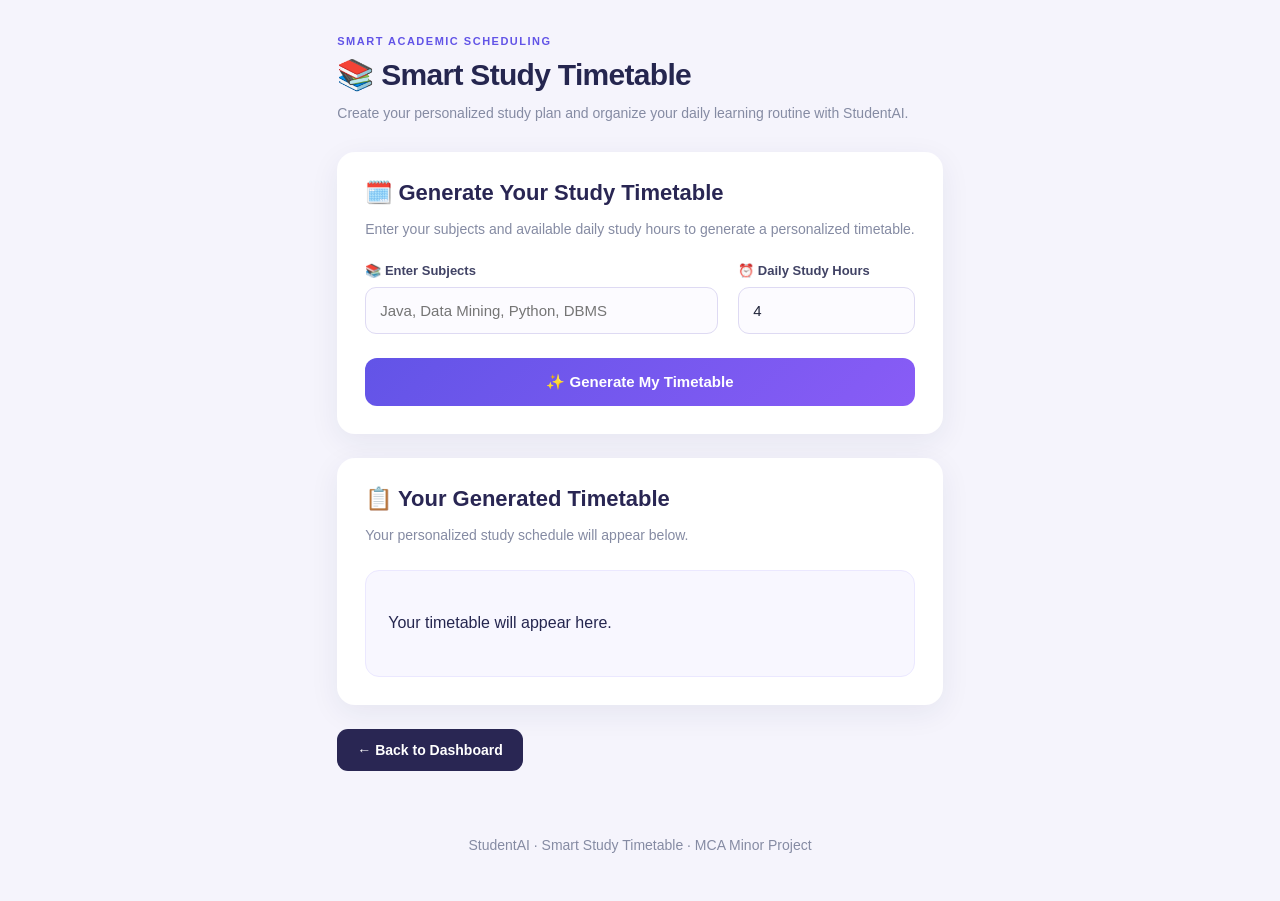
<file: Frontend/timetable.html>
<!DOCTYPE html>
<html lang="en">
<head>
    <meta charset="UTF-8">
    <meta name="viewport" content="width=device-width, initial-scale=1.0">
    <title>Smart Study Timetable | StudentAI</title>
    <link rel="stylesheet" href="style.css">

    <style>
        * {
            box-sizing: border-box;
        }

        body {
            background: #f5f4fc;
            color: #25264f;
        }

        .timetable-page {
            max-width: 1000px;
            margin: 35px auto;
            padding: 0 20px;
        }

        .timetable-header {
            margin-bottom: 28px;
        }

        .timetable-header h1 {
            color: #25264f;
            margin: 10px 0;
        }

        .timetable-card {
            background: white;
            padding: 28px;
            border-radius: 18px;
            box-shadow: 0 8px 30px rgba(35, 40, 90, 0.07);
            margin-bottom: 24px;
        }

        .timetable-card h2 {
            color: #292653;
            margin-top: 0;
        }

        .timetable-card label {
            display: block;
            font-weight: 600;
            color: #414365;
            margin-bottom: 9px;
        }

        .timetable-card input {
            width: 100%;
            padding: 14px;
            border: 1px solid #dedaf3;
            border-radius: 11px;
            background: #fcfbff;
            font-size: 15px;
            outline: none;
        }

        .timetable-card input:focus {
            border-color: #7056ed;
            box-shadow: 0 0 0 3px rgba(112, 86, 237, 0.12);
        }

        .timetable-form-grid {
            display: grid;
            grid-template-columns: 2fr 1fr;
            gap: 20px;
            margin-top: 22px;
        }

        .timetable-primary-btn {
            width: 100%;
            border: none;
            border-radius: 12px;
            padding: 15px 20px;
            background: linear-gradient(135deg, #6254e7, #895cf6);
            color: white;
            font-size: 15px;
            font-weight: 600;
            cursor: pointer;
            margin-top: 24px;
        }

        .timetable-primary-btn:hover {
            opacity: 0.92;
        }

        #timetableResult {
            margin-top: 24px;
            padding: 22px;
            border-radius: 14px;
            background: #f8f7ff;
            border: 1px solid #ebe8ff;
            line-height: 1.8;
            overflow-wrap: anywhere;
        }

        #timetableResult h2,
        #timetableResult h3 {
            color: #5745ce;
        }

        #timetableResult ul {
            padding-left: 24px;
        }

        #timetableResult li {
            margin-bottom: 10px;
        }

        .timetable-back {
            border: none;
            border-radius: 11px;
            padding: 13px 20px;
            background: #292653;
            color: white;
            font-weight: 600;
            cursor: pointer;
            margin-bottom: 28px;
        }

        @media(max-width: 650px) {
            .timetable-form-grid {
                grid-template-columns: 1fr;
            }

            .timetable-card {
                padding: 19px;
            }
        }
    </style>
</head>

<body>

    <main class="timetable-page">

        <header class="timetable-header">
            <p class="eyebrow">SMART ACADEMIC SCHEDULING</p>
            <h1>📚 Smart Study Timetable</h1>
            <p class="muted">
                Create your personalized study plan and organize
                your daily learning routine with StudentAI.
            </p>
        </header>

        <section class="timetable-card">

            <h2>🗓️ Generate Your Study Timetable</h2>

            <p class="muted">
                Enter your subjects and available daily study hours
                to generate a personalized timetable.
            </p>

            <form id="timetableForm">

                <div class="timetable-form-grid">

                    <div>
                        <label for="subjects">
                            📚 Enter Subjects
                        </label>

                        <input
                            type="text"
                            id="subjects"
                            placeholder="Java, Data Mining, Python, DBMS"
                            required
                        >
                    </div>

                    <div>
                        <label for="studyHours">
                            ⏰ Daily Study Hours
                        </label>

                        <input
                            type="number"
                            id="studyHours"
                            min="1"
                            max="12"
                            value="4"
                            required
                        >
                    </div>

                </div>

                <button type="submit" class="timetable-primary-btn">
                    ✨ Generate My Timetable
                </button>

            </form>

        </section>

        <section class="timetable-card">

            <h2>📋 Your Generated Timetable</h2>

            <p class="muted">
                Your personalized study schedule will appear below.
            </p>

            <div id="timetableResult">
                <p>Your timetable will appear here.</p>
            </div>

        </section>

        <button
            type="button"
            class="timetable-back"
            onclick="window.location.href='index.html'"
        >
            ← Back to Dashboard
        </button>

        <footer class="muted">
            StudentAI · Smart Study Timetable · MCA Minor Project
        </footer>

    </main>

    <script src="timetable.js"></script>

</body>
</html>
</file>
<file: Frontend/style.css>
/* =====================================
   AI STUDENT ASSISTANT - PREMIUM UI
===================================== */

* {
    box-sizing: border-box;
}

:root {
    --primary: #6254e7;
    --primary-dark: #4938c9;
    --secondary: #8b5cf6;
    --navy: #171b3b;
    --bg: #f5f6fc;
    --white: #ffffff;
    --text: #20243a;
    --muted: #858ba3;
    --line: #e9eaf3;
    --success: #16a779;
    --danger: #e64c65;
    --shadow: 0 8px 30px rgba(40, 40, 90, 0.07);
}

html {
    scroll-behavior: smooth;
}

body {
    margin: 0;
    font-family: 'Segoe UI', Arial, sans-serif;
    background: var(--bg);
    color: var(--text);
    display: flex;
    min-height: 100vh;
}

/* SIDEBAR */

.sidebar {
    width: 250px;
    min-height: 100vh;
    background: linear-gradient(180deg, #171b3b, #29245c);
    color: white;
    padding: 30px 20px;
    position: fixed;
    top: 0;
    left: 0;
    z-index: 10;
    box-shadow: 5px 0 25px rgba(20, 20, 60, 0.08);
}

.brand {
    font-size: 23px;
    font-weight: 800;
    margin: 5px 8px 42px;
    letter-spacing: -0.5px;
}

nav {
    display: grid;
    gap: 10px;
}

nav a {
    color: #d5d7f0;
    text-decoration: none;
    padding: 14px 15px;
    border-radius: 12px;
    font-size: 14px;
    font-weight: 600;
    transition: 0.25s;
}

nav a:hover,
nav a.active {
    background: linear-gradient(90deg, #6254e7, #8b5cf6);
    color: white;
    transform: translateX(3px);
}

.side-note {
    position: absolute;
    bottom: 25px;
    left: 27px;
    color: #aeb1d5;
    font-size: 12px;
    line-height: 1.8;
}

/* MAIN CONTENT */

.main {
    margin-left: 250px;
    width: calc(100% - 250px);
    max-width: 1600px;
    padding: 35px clamp(20px, 4vw, 60px);
}

.topbar {
    display: flex;
    align-items: center;
    justify-content: space-between;
    margin-bottom: 32px;
    gap: 15px;
}

h1 {
    font-size: 30px;
    font-weight: 800;
    margin: 5px 0 10px;
    letter-spacing: -0.7px;
}

h2 {
    font-size: 22px;
    font-weight: 750;
    margin: 4px 0 12px;
}

h3 {
    margin: 0;
    font-size: 17px;
}

.eyebrow {
    color: var(--primary);
    font-weight: 800;
    letter-spacing: 1.5px;
    font-size: 11px;
    margin: 0 0 8px;
}

.muted,
small {
    color: var(--muted);
}

.muted {
    margin: 0;
    font-size: 14px;
    line-height: 1.6;
}

.avatar {
    width: 46px;
    height: 46px;
    border-radius: 50%;
    background: #e9e5ff;
    color: var(--primary);
    display: grid;
    place-items: center;
    font-weight: 800;
}

/* STATISTICS */

.stats {
    display: grid;
    grid-template-columns: repeat(3, 1fr);
    gap: 20px;
}

.stat-card,
.panel {
    background: var(--white);
    border: 1px solid var(--line);
    border-radius: 18px;
    padding: 24px;
    box-shadow: var(--shadow);
    transition: transform 0.25s, box-shadow 0.25s;
}

.stat-card:hover,
.panel:hover {
    box-shadow: 0 12px 35px rgba(40, 40, 90, 0.10);
}

.stat-card span {
    display: block;
    color: var(--muted);
    font-size: 13px;
    font-weight: 600;
}

.stat-card strong {
    display: block;
    font-size: 32px;
    margin: 12px 0 6px;
    color: var(--primary);
}

.stat-card small {
    font-size: 12px;
}

.section-heading {
    margin: 32px 0 18px;
}

.panel-title {
    display: flex;
    justify-content: space-between;
    align-items: center;
    margin-bottom: 20px;
    gap: 12px;
}

.tag {
    background: #efedff;
    color: var(--primary);
    padding: 7px 12px;
    border-radius: 30px;
    font-size: 11px;
    font-weight: 700;
}

/* CHARTS */

.bars {
    display: grid;
    gap: 17px;
}

.bar-row {
    display: grid;
    grid-template-columns: 130px 1fr 42px;
    align-items: center;
    gap: 12px;
    font-size: 13px;
}

.track {
    height: 10px;
    border-radius: 20px;
    background: #edf0f8;
    overflow: hidden;
}

.fill {
    height: 100%;
    background: linear-gradient(90deg, #6254e7, #a78bfa);
    border-radius: 20px;
}

.section-space {
    padding-top: 4px;
}

/* FORMS */

.form-grid {
    display: grid;
    grid-template-columns: repeat(2, 1fr);
    gap: 20px;
}

label {
    display: grid;
    gap: 9px;
    color: #454b65;
    font-size: 13px;
    font-weight: 700;
}

input,
textarea,
select {
    width: 100%;
    border: 1px solid #e0e2ef;
    border-radius: 11px;
    padding: 13px 15px;
    font-size: 14px;
    font-family: inherit;
    background: #fcfcff;
    color: var(--text);
    outline: none;
    transition: 0.25s;
}

input:focus,
textarea:focus,
select:focus {
    border-color: var(--primary);
    background: white;
    box-shadow: 0 0 0 4px rgba(98, 84, 231, 0.10);
}

textarea {
    resize: vertical;
    min-height: 100px;
}

input[type="date"] {
    cursor: pointer;
}

.form-action {
    display: flex;
    align-items: end;
}

/* BUTTONS */

button {
    border: none;
    background: linear-gradient(135deg, #6254e7, #8065ef);
    color: white;
    border-radius: 11px;
    padding: 13px 20px;
    font-size: 14px;
    font-weight: 700;
    font-family: inherit;
    cursor: pointer;
    transition: 0.25s;
}

button:hover {
    background: linear-gradient(135deg, #4938c9, #7050dd);
    transform: translateY(-2px);
    box-shadow: 0 6px 16px rgba(98, 84, 231, 0.20);
}

button:active {
    transform: scale(0.98);
}

.form-action button {
    width: 100%;
}

/* RESULTS */

.result {
    margin-top: 20px;
    background: #f2f0ff;
    border: 1px solid #e1dcff;
    padding: 20px;
    border-radius: 14px;
}

.result strong {
    font-size: 28px;
    color: var(--primary);
}

.hidden {
    display: none !important;
}

/* CHATBOT */

.chat-messages {
    display: grid;
    gap: 14px;
    min-height: 120px;
    max-height: 380px;
    overflow-y: auto;
    margin-bottom: 18px;
    padding: 10px;
}

.message {
    padding: 14px 17px;
    border-radius: 15px;
    max-width: 85%;
    font-size: 14px;
    line-height: 1.7;
    overflow-wrap: anywhere;
}

.bot {
    background: #f0efff;
    justify-self: start;
    border-bottom-left-radius: 4px;
}

.user {
    background: linear-gradient(135deg, #6254e7, #8065ef);
    color: white;
    justify-self: end;
    border-bottom-right-radius: 4px;
}

.chat-form {
    display: flex;
    gap: 12px;
    align-items: center;
}

.chat-form input {
    flex: 1;
}

/* PLANNER AND OTHER SECTIONS */

#aiPlanResult,
#savedPlans,
#taskList,
#chatHistory {
    line-height: 1.7;
    overflow-wrap: anywhere;
}

#aiPlanResult h2,
#aiPlanResult h3 {
    color: var(--primary);
    margin-top: 20px;
}

#aiPlanResult li {
    margin-bottom: 8px;
}

#savedPlans > *,
#taskList > * {
    margin-bottom: 14px;
}

hr {
    border: 0;
    border-top: 1px solid var(--line);
    margin: 28px 0;
}

.disclaimer {
    color: #9298aa;
    font-size: 11px;
    line-height: 1.6;
    margin: 16px 0 0;
}

/* FOOTER */

footer {
    color: #9298aa;
    text-align: center;
    font-size: 12px;
    padding: 35px 0 10px;
}

/* SCROLLBAR */

::-webkit-scrollbar {
    width: 7px;
}

::-webkit-scrollbar-thumb {
    background: #d3d0ef;
    border-radius: 20px;
}

::-webkit-scrollbar-track {
    background: transparent;
}

/* RESPONSIVE DESIGN */

@media (max-width: 900px) {
    .sidebar {
        width: 215px;
    }

    .main {
        margin-left: 215px;
        width: calc(100% - 215px);
    }

    .stats {
        grid-template-columns: repeat(2, 1fr);
    }
}

@media (max-width: 760px) {
    body {
        display: block;
    }

    .sidebar {
        position: static;
        width: 100%;
        min-height: auto;
        padding: 18px;
    }

    .brand {
        margin: 0 0 18px;
    }

    nav {
        display: flex;
        flex-wrap: wrap;
        gap: 7px;
    }

    nav a {
        padding: 10px 12px;
        font-size: 12px;
    }

    .side-note {
        display: none;
    }

    .main {
        margin: 0;
        width: 100%;
        padding: 24px 16px;
    }

    .stats {
        grid-template-columns: 1fr;
    }

    .form-grid {
        grid-template-columns: 1fr;
    }

    h1 {
        font-size: 25px;
    }

    h2 {
        font-size: 20px;
    }

    .bar-row {
        grid-template-columns: 90px 1fr 35px;
    }

    .panel,
    .stat-card {
        padding: 18px;
    }

    .chat-form {
        flex-direction: column;
        align-items: stretch;
    }

    .message {
        max-width: 95%;
    }
}

@media (max-width: 400px) {
    nav a {
        padding: 8px;
        font-size: 11px;
    }

    .topbar {
        align-items: flex-start;
    }
}
</file>
